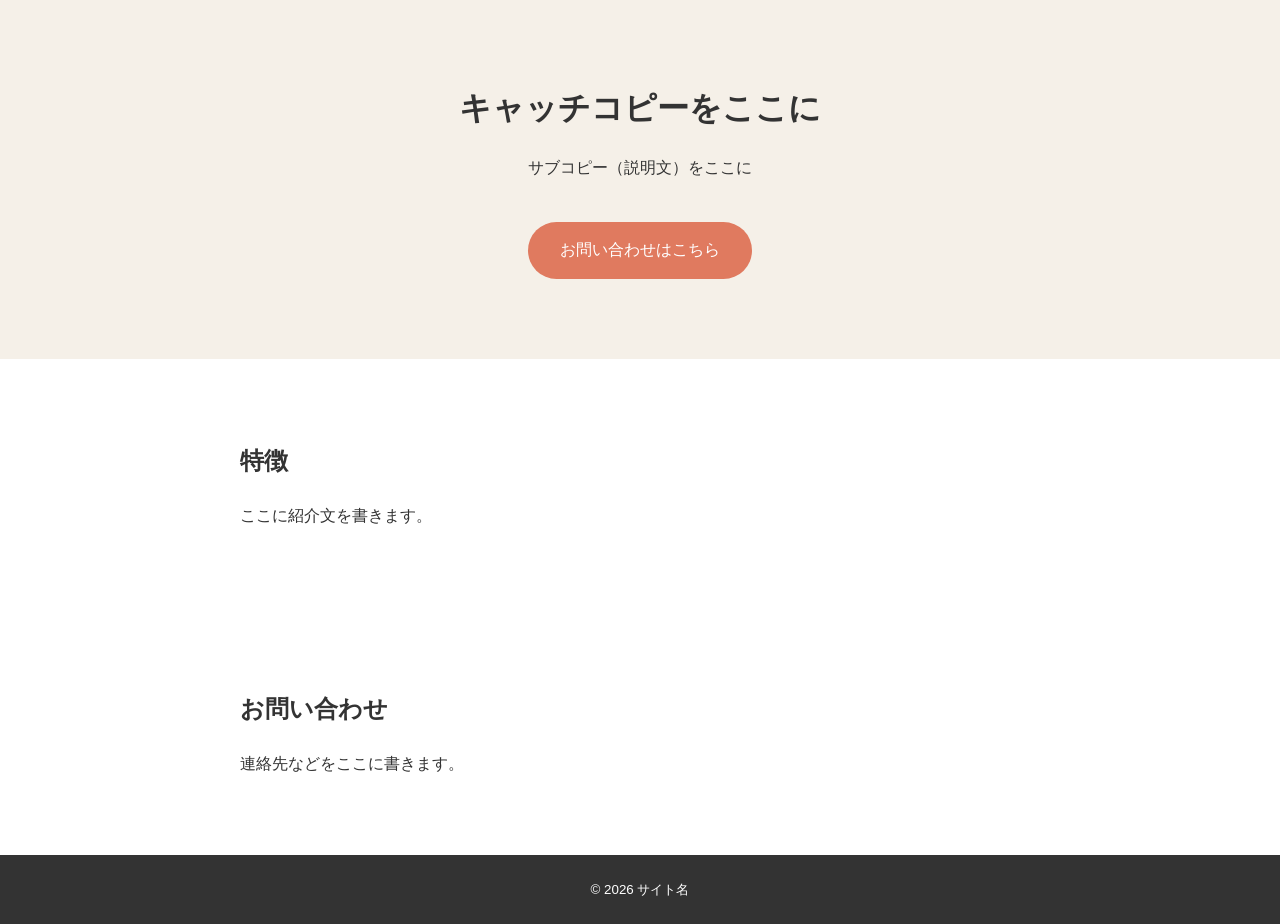
<file: _template/index.html>
<!DOCTYPE html>
<html lang="ja">
<head>
  <meta charset="UTF-8">
  <meta name="viewport" content="width=device-width, initial-scale=1.0">
  <!-- ブラウザのタブに表示される名前です -->
  <title>ここに作品のタイトル</title>
  <!-- 見た目（色や文字の大きさ）は css フォルダの style.css に書きます -->
  <link rel="stylesheet" href="css/style.css">
</head>
<body>

  <!-- ===== ファーストビュー（最初に目に入る部分） ===== -->
  <header class="hero">
    <h1>キャッチコピーをここに</h1>
    <p>サブコピー（説明文）をここに</p>
    <a class="button" href="#contact">お問い合わせはこちら</a>
  </header>

  <!-- ===== 特徴・サービス紹介 ===== -->
  <section class="section">
    <h2>特徴</h2>
    <p>ここに紹介文を書きます。</p>
  </section>

  <!-- ===== お問い合わせ ===== -->
  <section class="section" id="contact">
    <h2>お問い合わせ</h2>
    <p>連絡先などをここに書きます。</p>
  </section>

  <footer class="footer">
    <small>&copy; 2026 サイト名</small>
  </footer>

</body>
</html>
</file>
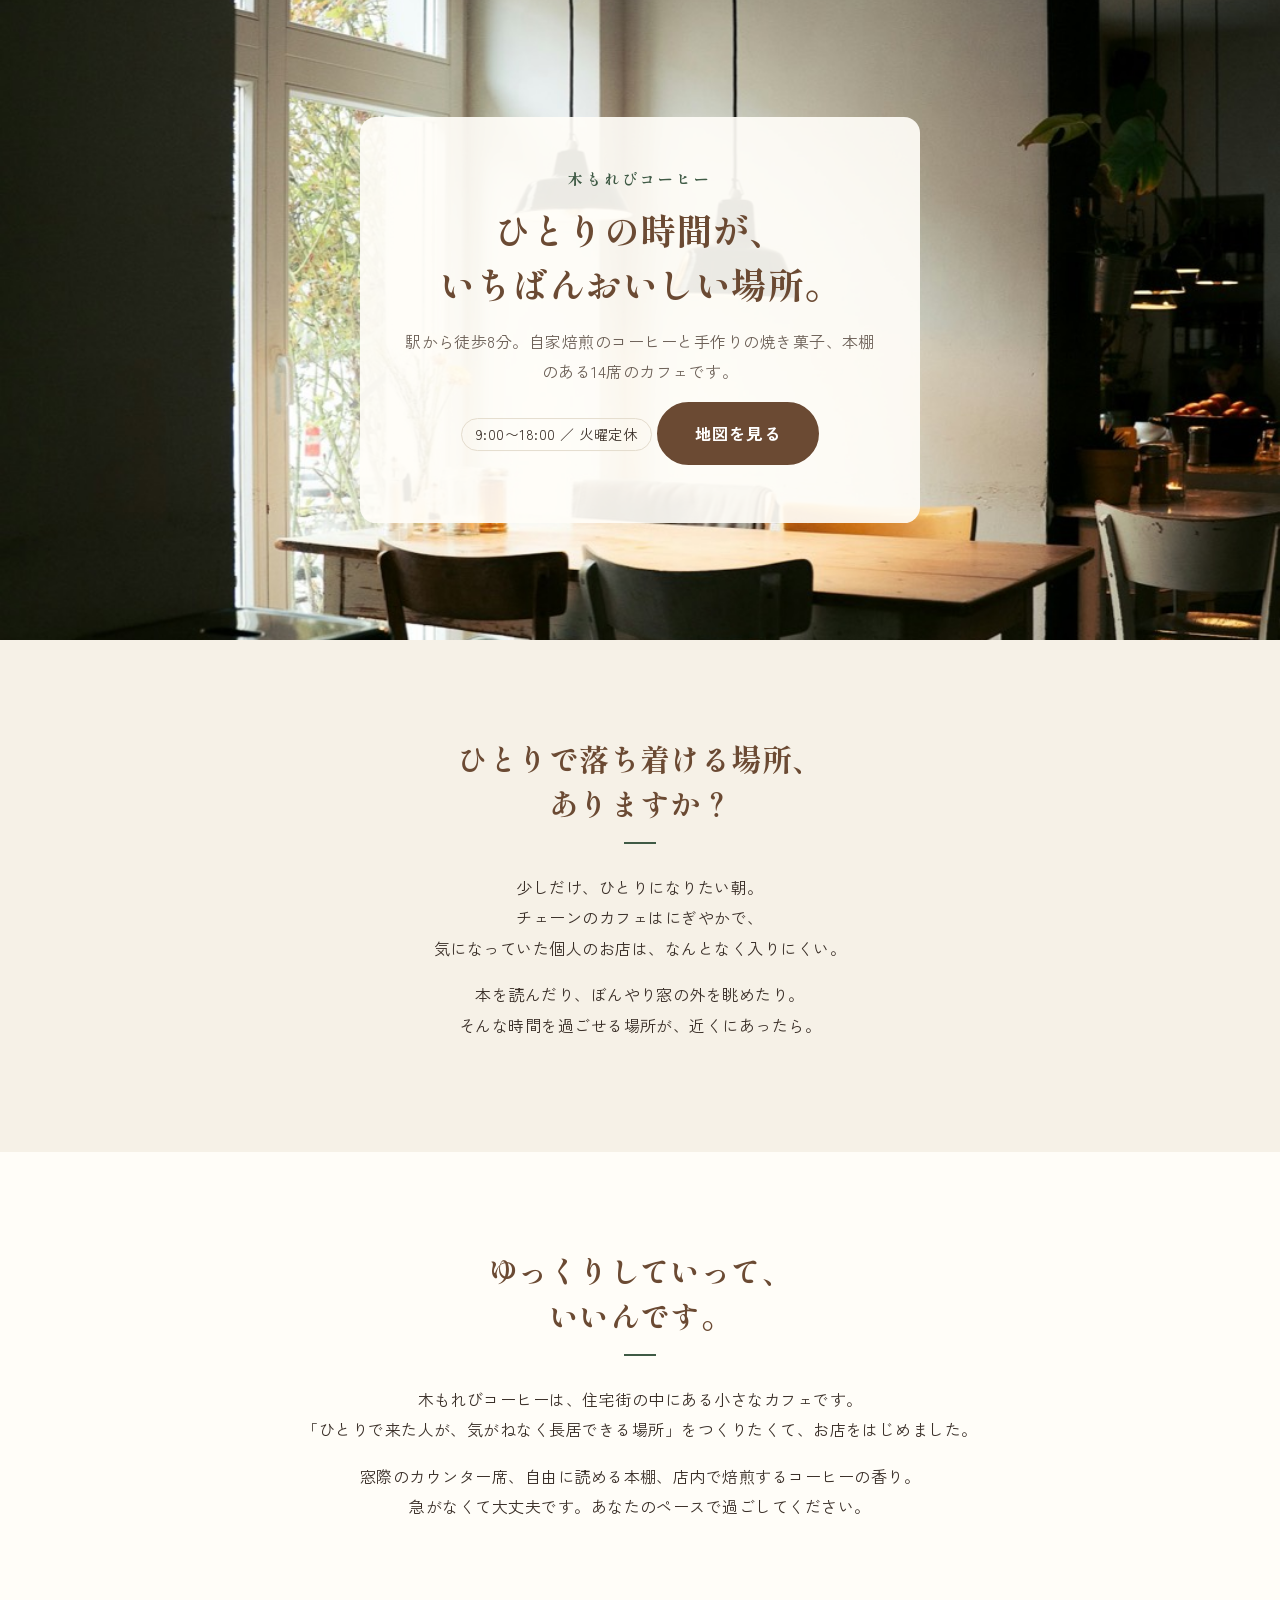
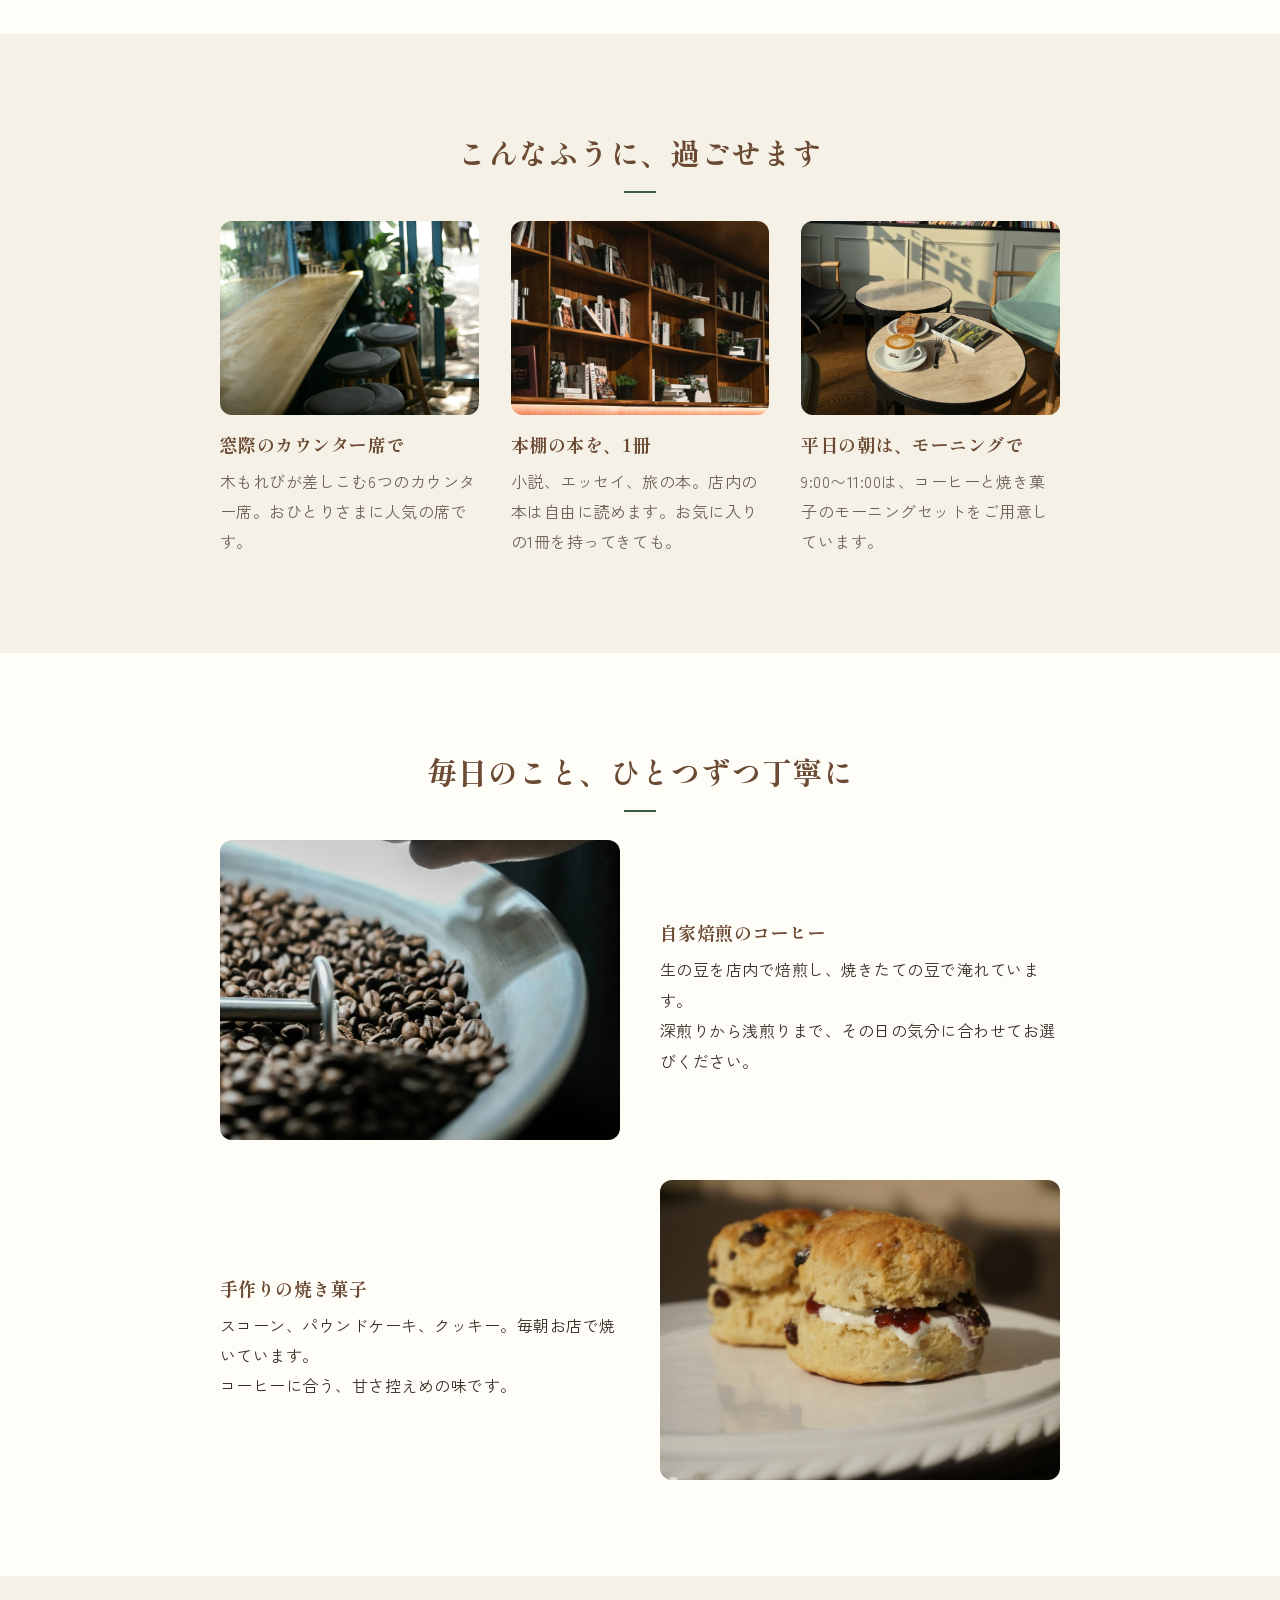
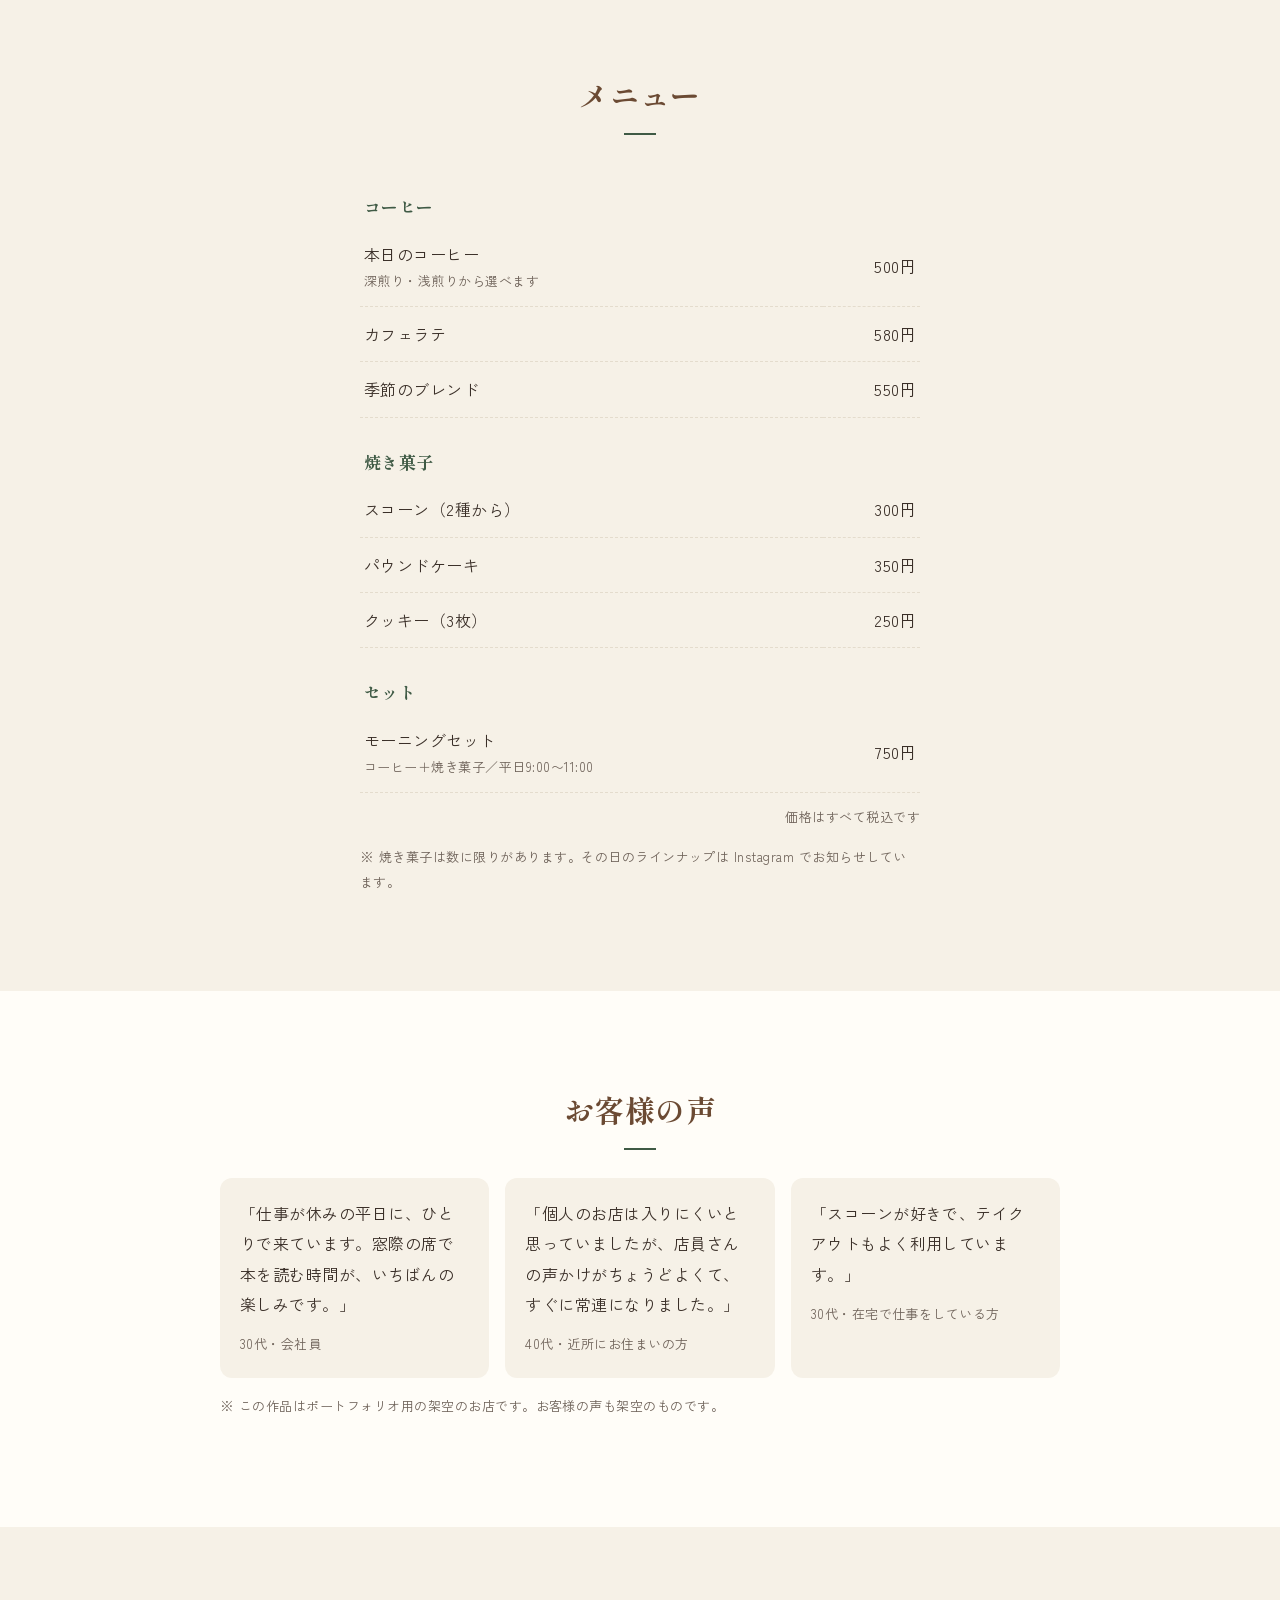
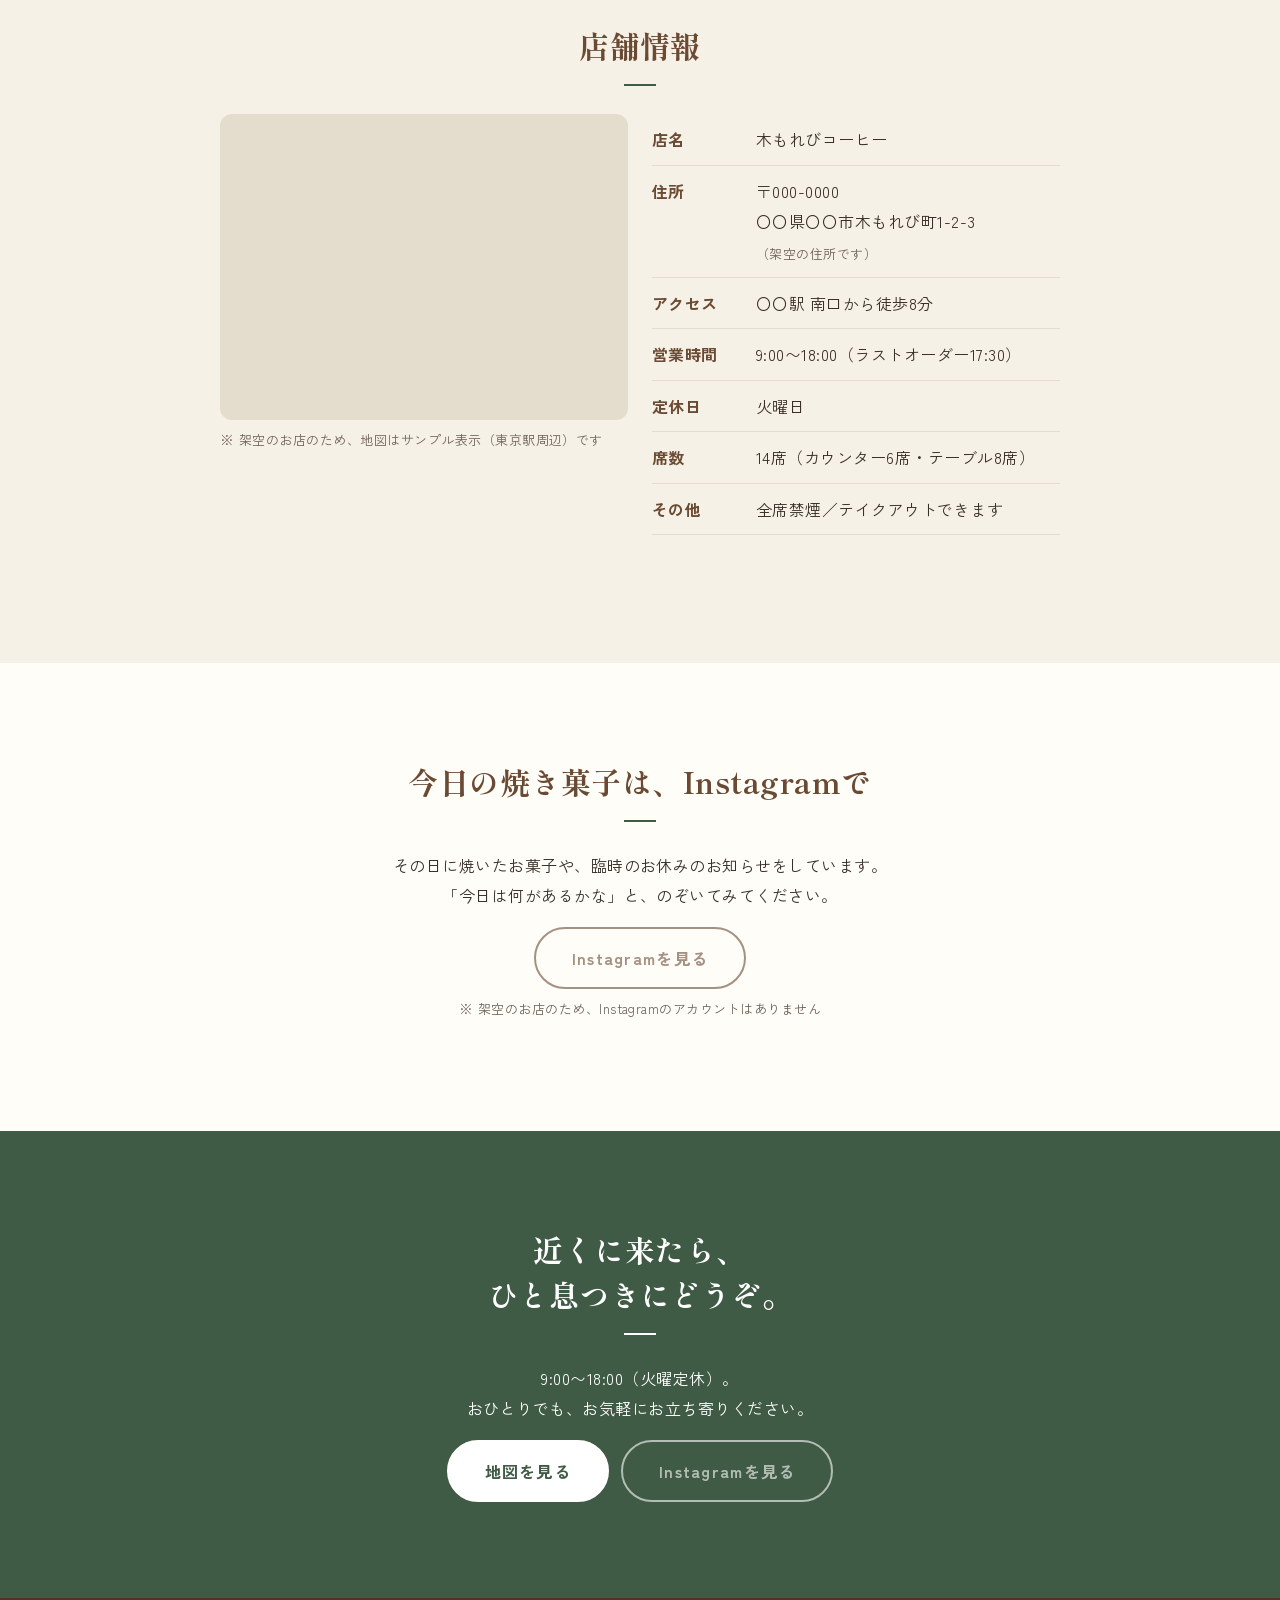
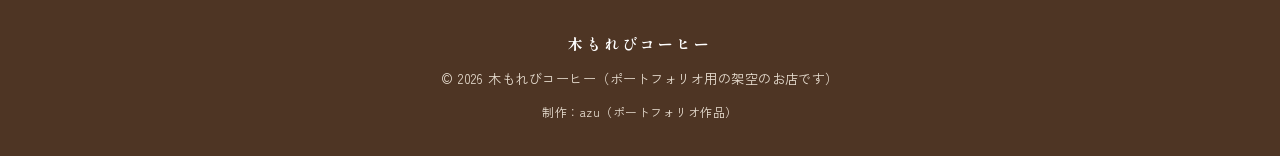
<file: works/2026-11_cafe-lp/index.html>
<!DOCTYPE html>
<html lang="ja">
<head>
  <meta charset="UTF-8">
  <meta name="viewport" content="width=device-width, initial-scale=1.0">

  <!-- ===== 検索・SNS向けの設定 ===== -->
  <!-- ブラウザのタブと検索結果に表示される名前 -->
  <title>木もれびコーヒー｜ひとりでゆっくり過ごせる自家焙煎カフェ</title>
  <!-- 検索結果に表示される説明文 -->
  <meta name="description" content="駅から徒歩8分、住宅街の小さなカフェ「木もれびコーヒー」。自家焙煎のコーヒーと手作りの焼き菓子、本棚のある14席の店内で、ひとりの時間をゆっくりお過ごしください。9:00〜18:00、火曜定休。">
  <!-- SNSでシェアされたときの表示 -->
  <meta property="og:type" content="website">
  <meta property="og:title" content="木もれびコーヒー｜ひとりでゆっくり過ごせる自家焙煎カフェ">
  <meta property="og:description" content="ひとりの時間が、いちばんおいしい場所。自家焙煎のコーヒーと手作りの焼き菓子、本棚のある14席のカフェです。">
  <meta property="og:url" content="https://azu-lp-design.github.io/works/2026-11_cafe-lp/">
  <!-- シェア用画像（横1200×縦630px） -->
  <meta property="og:image" content="https://azu-lp-design.github.io/works/2026-11_cafe-lp/img/ogp.jpg">

  <!-- ブラウザのタブに出る小さなアイコン（店名の「木」） -->
  <link rel="icon" href="data:image/svg+xml,%3Csvg xmlns='http://www.w3.org/2000/svg' viewBox='0 0 64 64'%3E%3Crect width='64' height='64' rx='14' fill='%236b4a33'/%3E%3Ctext x='32' y='45' font-size='36' text-anchor='middle' fill='%23f6f1e7' font-family='serif'%3E%E6%9C%A8%3C/text%3E%3C/svg%3E">

  <!-- 文字の形（Googleフォント）。見出しは明朝体、本文はゴシック体 -->
  <link rel="preconnect" href="https://fonts.googleapis.com">
  <link rel="preconnect" href="https://fonts.gstatic.com" crossorigin>
  <link href="https://fonts.googleapis.com/css2?family=Shippori+Mincho:wght@700&family=Zen+Kaku+Gothic+New:wght@400;700&display=swap" rel="stylesheet">

  <!-- 見た目（色や文字の大きさ）は css フォルダの style.css に書いています -->
  <link rel="stylesheet" href="css/style.css">
</head>
<body>

  <!-- ===== ① ファーストビュー（最初に目に入る部分） ===== -->
  <header class="hero">
    <!-- 店内の写真。差し替えるときは img フォルダに入れて、src と alt（写真の説明）を書き換えます -->
    <img class="hero-photo" src="img/hero.jpg" alt="窓から光が差しこむ、木のテーブルと椅子が並ぶ店内" width="1066" height="1600" fetchpriority="high">

    <div class="hero-text">
      <p class="logo">木もれびコーヒー</p>
      <h1>ひとりの時間が、<br>いちばんおいしい場所。</h1>
      <p class="hero-sub">駅から徒歩8分。自家焙煎のコーヒーと手作りの焼き菓子、本棚のある14席のカフェです。</p>
      <!-- 営業時間が変わったら、ここと「店舗情報」の2か所を書き換えます -->
      <p class="hero-hours">9:00〜18:00 ／ 火曜定休</p>
      <!-- 地図のボタン。今はページ内の「店舗情報」へ移動します。
           実際のお店では、href="#access" を Googleマップのお店のURL に変え、target="_blank" rel="noopener" を足します（ページ内に同じボタンが3つあります） -->
      <a class="button" href="#access">地図を見る</a>
    </div>
  </header>

  <main>

    <!-- ===== ② お悩みへの共感 ===== -->
    <section class="section empathy">
      <div class="inner">
        <h2>ひとりで落ち着ける場所、<br>ありますか？</h2>
        <p>少しだけ、ひとりになりたい朝。<br>チェーンのカフェはにぎやかで、<br>気になっていた個人のお店は、なんとなく入りにくい。</p>
        <p>本を読んだり、ぼんやり窓の外を眺めたり。<br>そんな時間を過ごせる場所が、近くにあったら。</p>
      </div>
    </section>

    <!-- ===== ③ コンセプト ===== -->
    <section class="section concept">
      <div class="inner">
        <h2>ゆっくりしていって、<br>いいんです。</h2>
        <p>木もれびコーヒーは、住宅街の中にある小さなカフェです。<br>「ひとりで来た人が、気がねなく長居できる場所」をつくりたくて、お店をはじめました。</p>
        <p>窓際のカウンター席、自由に読める本棚、店内で焙煎するコーヒーの香り。<br>急がなくて大丈夫です。あなたのペースで過ごしてください。</p>
      </div>
    </section>

    <!-- ===== ④ 過ごし方（写真3枚） ===== -->
    <section class="section">
      <div class="inner">
        <h2>こんなふうに、過ごせます</h2>
        <ul class="styles">
          <li>
            <img class="photo" src="img/counter.jpg" alt="木のカウンターに沿って並ぶスツール" width="1000" height="667" loading="lazy">
            <h3>窓際のカウンター席で</h3>
            <p>木もれびが差しこむ6つのカウンター席。おひとりさまに人気の席です。</p>
          </li>
          <li>
            <img class="photo" src="img/books.jpg" alt="木の本棚に本や雑貨が並ぶ、居心地のいい店内" width="666" height="1000" loading="lazy">
            <h3>本棚の本を、1冊</h3>
            <p>小説、エッセイ、旅の本。店内の本は自由に読めます。お気に入りの1冊を持ってきても。</p>
          </li>
          <li>
            <img class="photo photo-bottom" src="img/morning.jpg" alt="テーブルに置かれたコーヒーとケーキと本" width="750" height="1000" loading="lazy">
            <h3>平日の朝は、モーニングで</h3>
            <p>9:00〜11:00は、コーヒーと焼き菓子のモーニングセットをご用意しています。</p>
          </li>
        </ul>
      </div>
    </section>

    <!-- ===== ⑤ こだわり ===== -->
    <section class="section care">
      <div class="inner">
        <h2>毎日のこと、ひとつずつ丁寧に</h2>
        <div class="care-list">
          <div class="care-item">
            <img class="photo" src="img/roasting.jpg" alt="焙煎したコーヒー豆をボウルにすくう手元" width="666" height="1000" loading="lazy">
            <div>
              <h3>自家焙煎のコーヒー</h3>
              <p>生の豆を店内で焙煎し、焼きたての豆で淹れています。<br>深煎りから浅煎りまで、その日の気分に合わせてお選びください。</p>
            </div>
          </div>
          <div class="care-item">
            <img class="photo" src="img/bake.jpg" alt="白い器にのせた焼きたてのパン" width="1000" height="667" loading="lazy">
            <div>
              <h3>手作りの焼き菓子</h3>
              <p>スコーン、パウンドケーキ、クッキー。毎朝お店で焼いています。<br>コーヒーに合う、甘さ控えめの味です。</p>
            </div>
          </div>
        </div>
      </div>
    </section>

    <!-- ===== ⑥ メニュー ===== -->
    <!-- メニュー名と価格は、この表を書き換えます。行を増やすときは <tr>〜</tr> をコピーします -->
    <section class="section menu">
      <div class="inner">
        <h2>メニュー</h2>
        <table class="menu-table">
          <caption>価格はすべて税込です</caption>
          <tr><th colspan="2" class="menu-cat">コーヒー</th></tr>
          <tr><td>本日のコーヒー<span class="menu-note">深煎り・浅煎りから選べます</span></td><td class="price">500円</td></tr>
          <tr><td>カフェラテ</td><td class="price">580円</td></tr>
          <tr><td>季節のブレンド</td><td class="price">550円</td></tr>
          <tr><th colspan="2" class="menu-cat">焼き菓子</th></tr>
          <tr><td>スコーン（2種から）</td><td class="price">300円</td></tr>
          <tr><td>パウンドケーキ</td><td class="price">350円</td></tr>
          <tr><td>クッキー（3枚）</td><td class="price">250円</td></tr>
          <tr><th colspan="2" class="menu-cat">セット</th></tr>
          <tr><td>モーニングセット<span class="menu-note">コーヒー＋焼き菓子／平日9:00〜11:00</span></td><td class="price">750円</td></tr>
        </table>
        <p class="small">※ 焼き菓子は数に限りがあります。その日のラインナップは Instagram でお知らせしています。</p>
      </div>
    </section>

    <!-- ===== ⑦ お客様の声 ===== -->
    <section class="section voices">
      <div class="inner">
        <h2>お客様の声</h2>
        <ul class="voice-list">
          <li>
            <p>「仕事が休みの平日に、ひとりで来ています。窓際の席で本を読む時間が、いちばんの楽しみです。」</p>
            <span>30代・会社員</span>
          </li>
          <li>
            <p>「個人のお店は入りにくいと思っていましたが、店員さんの声かけがちょうどよくて、すぐに常連になりました。」</p>
            <span>40代・近所にお住まいの方</span>
          </li>
          <li>
            <p>「スコーンが好きで、テイクアウトもよく利用しています。」</p>
            <span>30代・在宅で仕事をしている方</span>
          </li>
        </ul>
        <p class="small">※ この作品はポートフォリオ用の架空のお店です。お客様の声も架空のものです。</p>
      </div>
    </section>

    <!-- ===== ⑧ 店舗情報・アクセス ===== -->
    <section class="section shop" id="access">
      <div class="inner">
        <h2>店舗情報</h2>
        <div class="shop-wrap">
          <!-- Googleマップ。架空のお店のため、今は東京駅周辺をサンプルとして表示しています。
               実際のお店では、Googleマップでお店を開き「共有」→「地図を埋め込む」でコピーしたコードの src を、下の src と入れ替えます -->
          <div class="map">
            <iframe src="https://maps.google.com/maps?q=%E6%9D%B1%E4%BA%AC%E9%A7%85&amp;z=15&amp;output=embed" title="お店の周辺の地図（サンプル表示）" loading="lazy" referrerpolicy="no-referrer-when-downgrade"></iframe>
            <p class="small">※ 架空のお店のため、地図はサンプル表示（東京駅周辺）です</p>
          </div>
          <dl class="shop-info">
            <div><dt>店名</dt><dd>木もれびコーヒー</dd></div>
            <div><dt>住所</dt><dd>〒000-0000<br>〇〇県〇〇市木もれび町1-2-3<br><span class="small">（架空の住所です）</span></dd></div>
            <div><dt>アクセス</dt><dd>〇〇駅 南口から徒歩8分</dd></div>
            <div><dt>営業時間</dt><dd>9:00〜18:00（ラストオーダー17:30）</dd></div>
            <div><dt>定休日</dt><dd>火曜日</dd></div>
            <div><dt>席数</dt><dd>14席（カウンター6席・テーブル8席）</dd></div>
            <div><dt>その他</dt><dd>全席禁煙／テイクアウトできます</dd></div>
          </dl>
        </div>
        <!-- 実際のお店では、ここに「Googleマップで開く」ボタン（お店のURL）を置きます -->
      </div>
    </section>

    <!-- ===== ⑨ Instagram ===== -->
    <section class="section insta">
      <div class="inner center">
        <h2>今日の焼き菓子は、Instagramで</h2>
        <p>その日に焼いたお菓子や、臨時のお休みのお知らせをしています。<br>「今日は何があるかな」と、のぞいてみてください。</p>
        <!-- 実際のお店では、下の span を <a class="button button-outline" href="InstagramのURL" target="_blank" rel="noopener">Instagramを見る</a> に変えます -->
        <span class="button button-outline is-dummy">Instagramを見る</span>
        <p class="small dummy-note">※ 架空のお店のため、Instagramのアカウントはありません</p>
      </div>
    </section>

    <!-- ===== ⑩ 最後の呼びかけ ===== -->
    <section class="section closing">
      <div class="inner center">
        <h2>近くに来たら、<br>ひと息つきにどうぞ。</h2>
        <p>9:00〜18:00（火曜定休）。<br>おひとりでも、お気軽にお立ち寄りください。</p>
        <div class="button-row">
          <a class="button" href="#access">地図を見る</a>
          <span class="button button-outline is-dummy">Instagramを見る</span>
        </div>
      </div>
    </section>

  </main>

  <footer class="footer">
    <p class="logo">木もれびコーヒー</p>
    <small>&copy; 2026 木もれびコーヒー（ポートフォリオ用の架空のお店です）</small>
    <p class="credit">制作：azu（ポートフォリオ作品）</p>
  </footer>

  <!-- ===== スマホの画面下に常に出す「地図を見る」ボタン（PCでは表示しません） ===== -->
  <a class="fixed-cta" href="#access">地図を見る</a>

  <!-- 最初の画面では固定ボタンを隠し、ファーストビューのボタンが見えなくなったら表示します -->
  <script>
    (function () {
      var heroButton = document.querySelector('.hero .button');
      var fixed = document.querySelector('.fixed-cta');
      if (!heroButton || !fixed || !('IntersectionObserver' in window)) return;
      document.documentElement.classList.add('js');
      new IntersectionObserver(function (entries) {
        fixed.classList.toggle('is-visible', !entries[0].isIntersecting);
      }).observe(heroButton);
    })();
  </script>

</body>
</html>
</file>
<file: _template/css/style.css>
/* ===== 全体の基本設定 ===== */
body {
  margin: 0;
  font-family: "Hiragino Sans", "Noto Sans JP", sans-serif;
  color: #333;          /* 文字の色 */
  line-height: 1.8;     /* 行の高さ（読みやすさ） */
}

/* ===== ファーストビュー ===== */
.hero {
  padding: 80px 20px;
  text-align: center;
  background: #f5f0e8;  /* 背景色：好きな色に変えてOK */
}

.hero h1 {
  font-size: 2rem;
  margin: 0 0 16px;
}

/* ===== ボタン ===== */
.button {
  display: inline-block;
  margin-top: 24px;
  padding: 14px 32px;
  background: #e07a5f;  /* ボタンの色 */
  color: #fff;
  text-decoration: none;
  border-radius: 999px; /* 角を丸くする */
}

/* ===== 各セクション ===== */
.section {
  max-width: 800px;
  margin: 0 auto;
  padding: 60px 20px;
}

/* ===== フッター（いちばん下） ===== */
.footer {
  padding: 20px;
  text-align: center;
  background: #333;
  color: #fff;
}
</file>
<file: works/2026-11_cafe-lp/css/style.css>
/* =========================================================
   木もれびコーヒー LP の見た目
   スマホの表示を先に作り、画面が広いときの設定を下の方で追加しています
   ========================================================= */

/* ===== 色と文字をまとめて決める場所 =====
   ここを変えると、ページ全体の色が変わります */
:root {
  --wood: #6b4a33;      /* 木の茶色（見出し・ボタン） */
  --wood-dark: #4e3524; /* 濃い茶色（ボタンにマウスを乗せたとき） */
  --green: #3f5a45;     /* 深い緑（アクセント） */
  --cream: #f6f1e7;     /* 生成り（背景） */
  --paper: #fffdf8;     /* 少し明るい生成り（カードの背景） */
  --text: #3a2f28;      /* 文字の色（黒ではなく、こげ茶） */
  --sub: #6e6259;       /* 薄い文字の色 */
  --line: #e4dccd;      /* 線の色 */

  --font-title: "Shippori Mincho", "Hiragino Mincho ProN", "Yu Mincho", serif; /* 見出し（明朝体） */
  --font-body: "Zen Kaku Gothic New", "Hiragino Sans", "Yu Gothic", "Meiryo", sans-serif; /* 本文（ゴシック体） */
}

/* ===== 全体の基本設定 ===== */
html {
  scroll-behavior: smooth; /* ページ内の移動をなめらかにする */
}
* {
  box-sizing: border-box; /* 幅の計算をわかりやすくするおまじない */
}
body {
  margin: 0;
  background: var(--cream);
  color: var(--text);
  font-family: var(--font-body);
  font-size: 16px;
  line-height: 1.9;      /* 行の高さ（ゆったり読めるように） */
  letter-spacing: 0.03em;
  padding-bottom: 72px;  /* 画面下の固定ボタンに、文章が隠れないように */
}
h1, h2, h3 {
  font-family: var(--font-title);
  font-weight: 700;
  line-height: 1.5;
  color: var(--wood);
  text-wrap: balance;
  word-break: auto-phrase; /* 言葉の途中で改行しない（対応しているブラウザのみ） */
}
p {
  margin: 0 0 1em;
}
img {
  max-width: 100%;
  height: auto;
}

/* ===== 写真の仮置き（色ブロック） =====
   写真をもらったら <img src="img/〇〇.jpg" alt="写真の説明"> に差し替えます */
.placeholder {
  display: flex;
  align-items: center;
  justify-content: center;
  color: rgba(255, 255, 255, 0.85);
  font-size: 14px;
  border-radius: 12px;
  aspect-ratio: 4 / 3;
  width: 100%;
}
/* ===== 写真 =====
   どんな形の写真でも、横4：縦3に切り抜いて表示します */
.photo {
  display: block;
  width: 100%;
  aspect-ratio: 4 / 3;
  object-fit: cover;   /* 枠いっぱいに、はみ出した部分は切り抜く */
  border-radius: 12px;
  background: var(--line); /* 写真の読み込み中に見える色 */
}
/* 写真の下の方を見せたいとき（料理がテーブルの上にある写真など） */
.photo-bottom {
  object-position: center bottom;
}

/* ===== ボタン ===== */
.button {
  display: inline-block;
  padding: 14px 36px;
  background: var(--wood);
  color: #fff;
  text-decoration: none;
  border: 2px solid var(--wood);
  border-radius: 999px;  /* 角を丸くする */
  font-weight: 700;
  letter-spacing: 0.08em;
  transition: background 0.2s;
}
.button:hover {
  background: var(--wood-dark);
  border-color: var(--wood-dark);
}
/* 白抜きのボタン（Instagram用） */
.button-outline {
  background: transparent;
  color: var(--wood);
}
.button-outline:hover {
  background: var(--wood);
  color: #fff;
}
/* 架空のお店のため押せないボタン */
.button.is-dummy,
.button.is-dummy:hover {
  cursor: default;
  background: transparent;
  color: var(--wood);
  opacity: 0.6;
}
.closing .button.is-dummy,
.closing .button.is-dummy:hover {
  color: #fff;
  border-color: #fff;
}
.dummy-note {
  margin-top: 8px;
}
.button-row {
  display: flex;
  flex-wrap: wrap;
  justify-content: center;
  gap: 12px;
  margin-top: 8px;
}

/* ===== ① ファーストビュー ===== */
.hero-photo {
  display: block;
  width: 100%;
  height: auto;
  aspect-ratio: 4 / 3;
  object-fit: cover;
  background: var(--line);
}
.hero-text {
  padding: 32px 20px 48px;
  text-align: center;
}
.logo {
  font-family: var(--font-title);
  font-weight: 700;
  font-size: 15px;
  letter-spacing: 0.2em;
  color: var(--green);
  margin-bottom: 8px;
}
.hero h1 {
  font-size: 28px;
  margin: 0 0 16px;
}
.hero-sub {
  color: var(--sub);
}
.hero-hours {
  display: inline-block;
  font-size: 14px;
  padding: 2px 14px;
  border: 1px solid var(--line);
  border-radius: 999px;
  margin-bottom: 24px;
}

/* ===== 各セクション共通 ===== */
.section {
  padding: 64px 0;
}
.inner {
  max-width: 880px;
  margin: 0 auto;
  padding: 0 20px;
}
.section h2 {
  font-size: 24px;
  margin: 0 0 28px;
  text-align: center;
}
/* 見出しの下の小さな線 */
.section h2::after {
  content: "";
  display: block;
  width: 32px;
  height: 2px;
  margin: 16px auto 0;
  background: var(--green);
}
.section h3 {
  font-size: 18px;
  margin: 16px 0 8px;
}
.center {
  text-align: center;
}
.small {
  font-size: 13px;
  color: var(--sub);
}

/* ===== ② 共感・③ コンセプト（文章を中央にそろえる） ===== */
.empathy,
.concept {
  text-align: center;
}
.concept {
  background: var(--paper);
}

/* ===== ④ 過ごし方 ===== */
.styles {
  list-style: none;
  margin: 0;
  padding: 0;
  display: grid;
  grid-template-columns: 1fr; /* スマホでは1列 */
  gap: 40px;
}
.styles p {
  margin: 0;
  color: var(--sub);
}

/* ===== ⑤ こだわり ===== */
.care {
  background: var(--paper);
}
.care-list {
  display: grid;
  gap: 40px;
}
.care-item {
  display: grid;
  gap: 8px;
}
.care-item p {
  margin: 0;
}

/* ===== ⑥ メニュー ===== */
.menu-table {
  width: 100%;
  max-width: 560px;
  margin: 0 auto;
  border-collapse: collapse;
}
.menu-table caption {
  caption-side: bottom;
  font-size: 13px;
  color: var(--sub);
  padding-top: 12px;
  text-align: right;
}
.menu-table td {
  padding: 12px 4px;
  border-bottom: 1px dashed var(--line);
}
.menu-cat {
  text-align: left;
  font-family: var(--font-title);
  color: var(--green);
  padding: 28px 4px 4px;
  font-size: 17px;
}
.price {
  text-align: right;
  white-space: nowrap;
  font-variant-numeric: tabular-nums; /* 数字の幅をそろえる */
}
.menu-note {
  display: block;
  font-size: 13px;
  color: var(--sub);
}
.menu .small {
  max-width: 560px;
  margin: 16px auto 0;
}

/* ===== ⑦ お客様の声 ===== */
.voices {
  background: var(--paper);
}
.voice-list {
  list-style: none;
  margin: 0 0 16px;
  padding: 0;
  display: grid;
  gap: 16px;
}
.voice-list li {
  background: var(--cream);
  border-radius: 12px;
  padding: 20px;
}
.voice-list p {
  margin: 0 0 8px;
}
.voice-list span {
  font-size: 13px;
  color: var(--sub);
}

/* ===== ⑧ 店舗情報 ===== */
.shop-wrap {
  display: grid;
  gap: 24px;
  margin-bottom: 32px;
}
/* Googleマップ（横4：縦3の枠に表示） */
.map iframe {
  display: block;
  width: 100%;
  aspect-ratio: 4 / 3;
  border: 0;
  border-radius: 12px;
  background: var(--line); /* 地図の読み込み中に見える色 */
}
.map .small {
  margin: 8px 0 0;
}
.shop-info {
  margin: 0;
}
.shop-info div {
  display: grid;
  grid-template-columns: 6em 1fr;
  gap: 8px;
  padding: 10px 0;
  border-bottom: 1px solid var(--line);
}
.shop-info dt {
  font-weight: 700;
  color: var(--wood);
}
.shop-info dd {
  margin: 0;
  min-width: 0;
}

/* ===== ⑨ Instagram ===== */
.insta {
  background: var(--paper);
}

/* ===== ⑩ 最後の呼びかけ ===== */
.closing {
  background: var(--green);
  color: #fff;
}
.closing h2 {
  color: #fff;
}
.closing h2::after {
  background: #fff;
}
.closing .button {
  background: #fff;
  border-color: #fff;
  color: var(--green);
}
.closing .button-outline {
  background: transparent;
  color: #fff;
}
.closing .button:hover {
  background: var(--cream);
  border-color: var(--cream);
  color: var(--green);
}

/* ===== フッター ===== */
.footer {
  padding: 32px 20px;
  text-align: center;
  background: var(--wood-dark);
  color: #e9dfd2;
}
.footer .logo {
  color: #fff;
  margin-bottom: 4px;
}
.credit {
  margin: 8px 0 0;
  font-size: 12px;
}

/* ===== スマホの画面下に常に出すボタン ===== */
.fixed-cta {
  position: fixed;
  left: 0;
  right: 0;
  bottom: 0;
  z-index: 10;
  display: block;
  padding: 16px;
  padding-bottom: calc(16px + env(safe-area-inset-bottom, 0px)); /* iPhoneの下のバーに重ならないように */
  background: var(--wood);
  color: #fff;
  text-align: center;
  text-decoration: none;
  font-weight: 700;
  letter-spacing: 0.1em;
  box-shadow: 0 -2px 8px rgba(0, 0, 0, 0.1);
  transition: transform 0.3s;
}
/* JavaScriptが動くときだけ、最初は画面の下に隠しておく */
.js .fixed-cta {
  transform: translateY(100%);
}
.js .fixed-cta.is-visible {
  transform: translateY(0);
}

/* キーボード操作のときに、今どこを選んでいるか分かるようにする */
a:focus-visible {
  outline: 3px solid var(--green);
  outline-offset: 3px;
}

/* =========================================================
   画面が広いとき（タブレット・PC）だけの設定
   ========================================================= */
@media (min-width: 768px) {
  body {
    padding-bottom: 0; /* PCでは固定ボタンがないので、余白もいらない */
  }
  .fixed-cta {
    display: none;     /* PCでは固定ボタンを隠す */
  }

  /* ファーストビュー：写真の上に文字を重ねる */
  .hero {
    position: relative;
  }
  .hero-photo {
    aspect-ratio: auto;
    height: 640px;
  }
  .hero-text {
    position: absolute;
    left: 50%;
    top: 50%;
    transform: translate(-50%, -50%);
    width: min(560px, 90%);
    padding: 48px 40px;
    background: rgba(255, 253, 248, 0.92);
    border-radius: 16px;
  }
  .hero h1 {
    font-size: 36px;
  }

  .section {
    padding: 96px 0;
  }
  .section h2 {
    font-size: 30px;
  }

  /* 過ごし方：3列に並べる */
  .styles {
    grid-template-columns: repeat(3, 1fr);
    gap: 32px;
  }

  /* こだわり：写真と文章を横に並べる */
  .care-item {
    grid-template-columns: 1fr 1fr;
    align-items: center;
    gap: 40px;
  }
  .care-item:nth-child(even) > .photo {
    order: 2; /* 2つ目は写真を右側にして、交互に並べる */
  }

  /* お客様の声：3列に並べる */
  .voice-list {
    grid-template-columns: repeat(3, 1fr);
  }

  /* 店舗情報：地図と情報を横に並べる */
  .shop-wrap {
    grid-template-columns: 1fr 1fr;
    align-items: start;
  }
}

/* 動きを減らす設定にしている人には、アニメーションをしない */
@media (prefers-reduced-motion: reduce) {
  .button,
  .fixed-cta {
    transition: none;
  }
  html {
    scroll-behavior: auto;
  }
}
</file>
